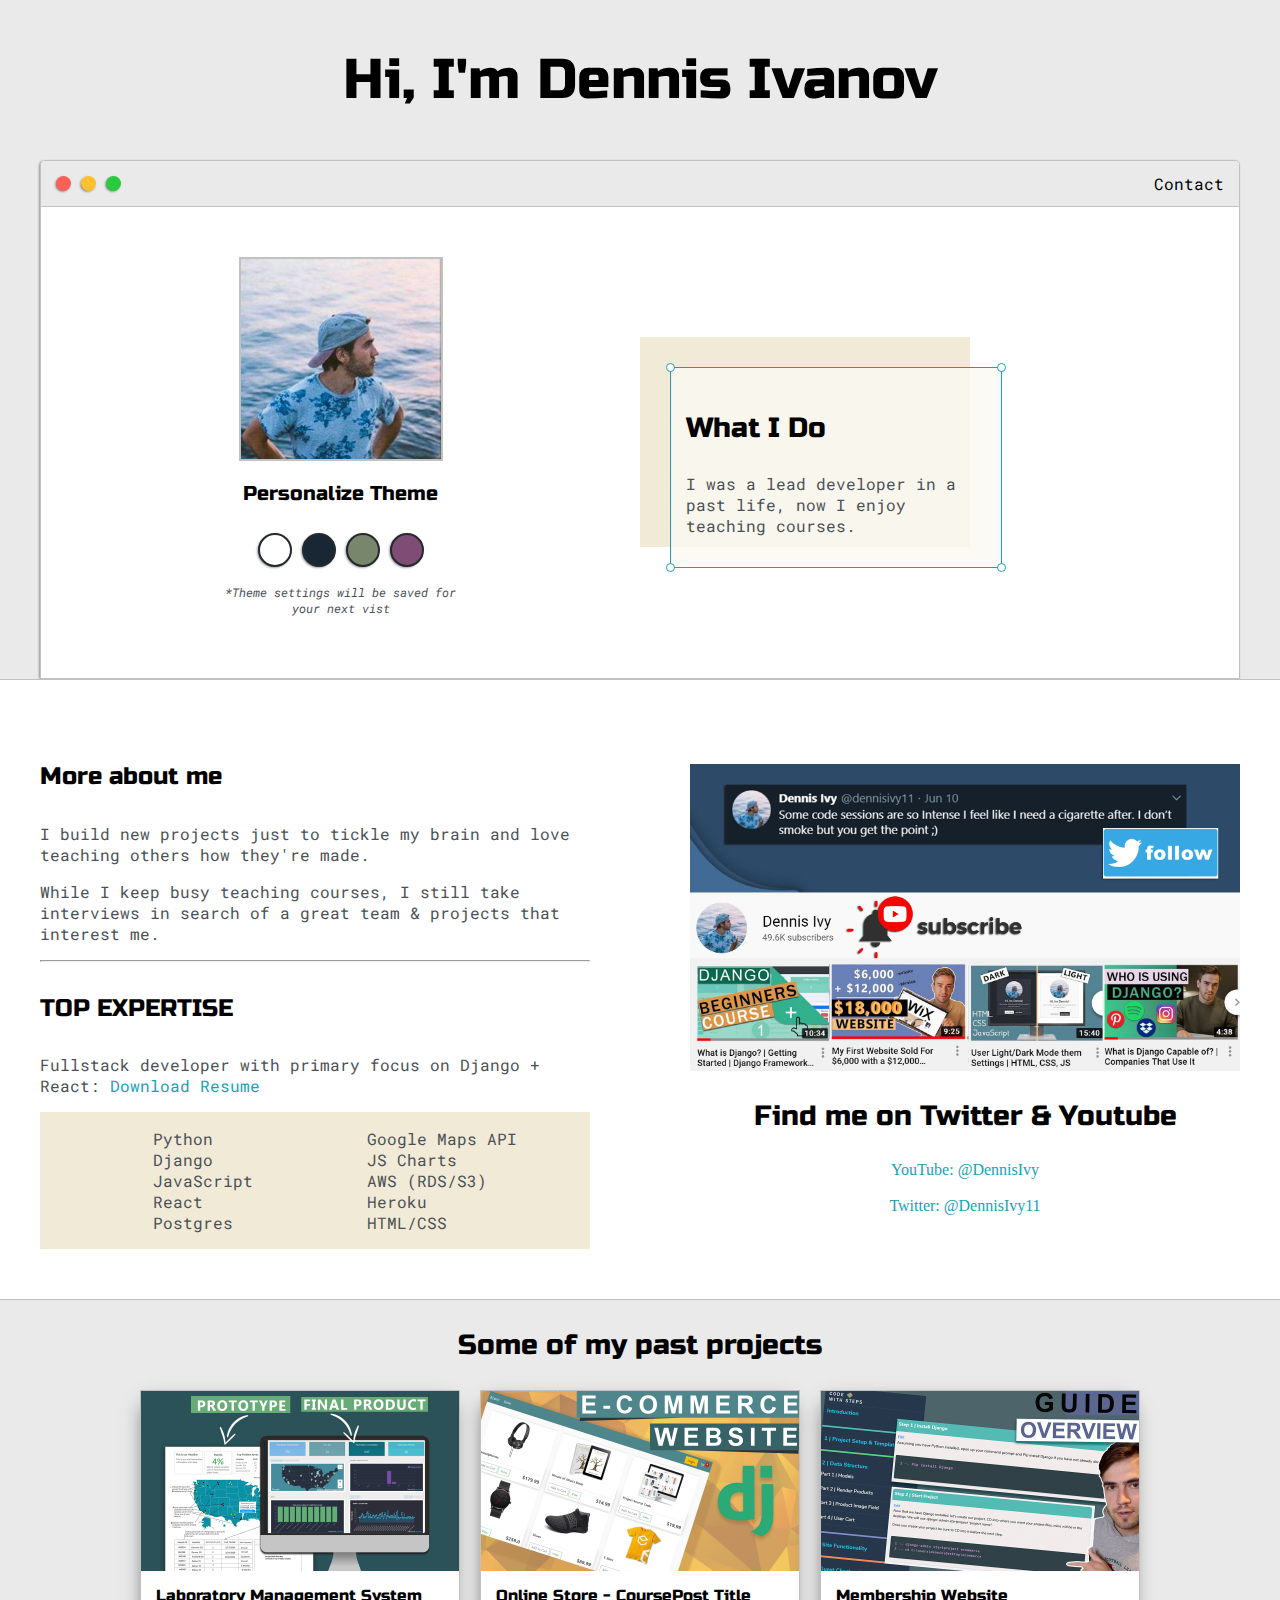
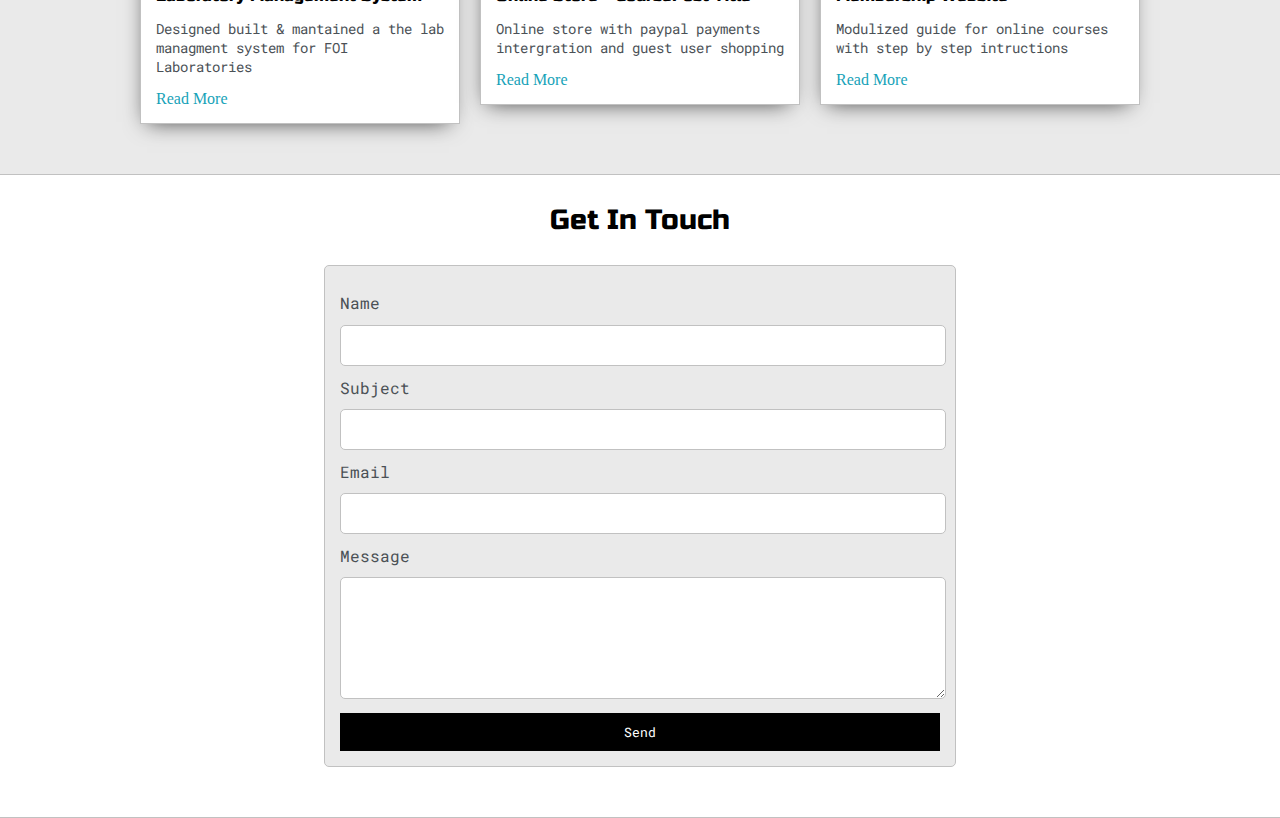
<file: index.html>
<!DOCTYPE html>
<html>
<head>
	<title>Dennis Ivy</title>


	<meta name="viewport" content="width=device-width, initial-scale=1, maximum-scale=1, minimum-scale=1" />

	<link href="https://fonts.googleapis.com/css2?family=Russo+One&display=swap" rel="stylesheet">

	<link href="https://fonts.googleapis.com/css2?family=Roboto+Mono:wght@500&family=Russo+One&display=swap" rel="stylesheet">

	<link rel="stylesheet" type="text/css" href="default.css">
	<link id="theme-style" rel="stylesheet" type="text/css" href="">
</head>
<body>

	<section class="s1">
		<div class="main-container">
			<div class="greeting-wrapper">
				<h1>Hi, I'm Dennis Ivanov</h1>
			</div>


			<div class="intro-wrapper">
				<div class="nav-wrapper">

					<!-- Link around dots-wrapper added after tutorial video -->
					<a href="index.html">
						<div class="dots-wrapper">
							<div id="dot-1" class="browser-dot"></div>
							<div id="dot-2" class="browser-dot"></div>
							<div id="dot-3" class="browser-dot"></div>
						</div>
					</a>
					

					<ul id="navigation">
						<li><a href="index.html#contact">Contact</a></li>

					</ul>
				</div>

				<div class="left-column">
					<img id="profile_pic" src="images/Dennis.jpg">
					<h5 style="text-align: center;line-height: 0;">Personalize Theme</h5>

					<div id="theme-options-wrapper">
						<div data-mode="light" id="light-mode" class="theme-dot"></div>
						<div data-mode="blue" id="blue-mode" class="theme-dot"></div>
						<div data-mode="green" id="green-mode" class="theme-dot"></div>
						<div data-mode="purple" id="purple-mode" class="theme-dot"></div>
					</div>

					<p id="settings-note">*Theme settings will be saved for<br>your next vist</p>
				</div>

				<div class="right-column">

					<div id="preview-shadow">
						<div id="preview">
							<div id="corner-tl" class="corner"></div>
							<div id="corner-tr" class="corner"></div>
							<h3>What I Do</h3>
							<p>I was a lead developer in a past life, now I enjoy teaching courses.</p>
							<div id="corner-br" class="corner"></div>
							<div id="corner-bl" class="corner"></div>
						</div>
					</div>
				</div>
			</div>
		</div>
	</section>

	<section class="s2">
		<div class="main-container">

			<div class="about-wrapper">
				<div class="about-me">
					<h4>More about me</h4>

					<p>I build new projects just to tickle my brain and love teaching others how they're made.</p>

					<p>While I keep busy teaching courses, I still take interviews in search of a great team & projects that interest me.</p>


					<hr>

					<h4>TOP EXPERTISE</h4>

					<p>Fullstack developer with primary focus on Django + React: <a target="_blank" href="resume.pdf">Download Resume</a></p>

					<div id="skills">
						<ul>
							<li>Python</li>
							<li>Django</li>
							<li>JavaScript</li>
							<li>React</li>
							<li>Postgres</li>
						</ul>

						<ul>
							<li>Google Maps API</li>
							<li>JS Charts</li>
							<li>AWS (RDS/S3)</li>
							<li>Heroku</li>
							<li>HTML/CSS</li>
						</ul>

					</div>

				</div>

				
				<div class="social-links">
					<img id="social_img" src="images/follow.jpg">
					<h3>Find me on Twitter & Youtube</h3>

					<a target="_blank" href="https://www.youtube.com/c/dennisivy">YouTube: @DennisIvy</a>
					<br>
					<a target="_blank" href="https://twitter.com/dennisivy11">Twitter: @DennisIvy11</a>
				</div>
			</div>

		</div>
	</section>

	<section class="s1">
		<div class="main-container">
			<h3 style="text-align: center;">Some of my past projects</h3>

			<div class="post-wrapper">

				<div>
					<div class="post">
						<img class="thumbnail" src="images/dash.jpg">
						<div class="post-preview">
							<h6 class="post-title">Laboratory Management System</h6>
							<p class="post-intro">Designed built & mantained a the lab managment system for FOI Laboratories</p>
							<a href="post.html">Read More</a>
						</div>
					</div>
				</div>

				<div>
					<div class="post">
						<img class="thumbnail" src="images/ecom.jpg">
						<div class="post-preview">
							<h6 class="post-title">Online Store - CoursePost Title</h6>
							<p class="post-intro">Online store with paypal payments intergration and guest user shopping</p>
							<a href="post.html">Read More</a>
						</div>
					</div>
				</div>

				<div>
					<div class="post">
						<img class="thumbnail" src="images/membership site.jpg">
						<div class="post-preview">
							<h6 class="post-title">Membership Website</h6>
							<p class="post-intro">Modulized guide for online courses with step by  step intructions</p>
							<a href="post.html">Read More</a>
						</div>
					</div>
				</div>

			</div>
		</div>
	</section>

	<section class="s2">
		<div class="main-container">
			<a href=""></a>
			<h3 style="text-align: center;">Get In Touch</h3>

			<form id="contact-form">
				<a name="contact"></a>

				<label>Name</label>
				<input class="input-field" type="text" name="name">

				<label>Subject</label>
				<input class="input-field" type="text" name="subject">

				<label>Email</label>
				<input class="input-field" type="text" name="email">

				<label>Message</label>
				<textarea class="input-field" name="message"></textarea>

				<input id="submit-btn" type="submit" value="Send">
			</form>
		</div>
	</section> 

	<script type="text/javascript" src="script.js"></script>
</body>
</html>
</file>
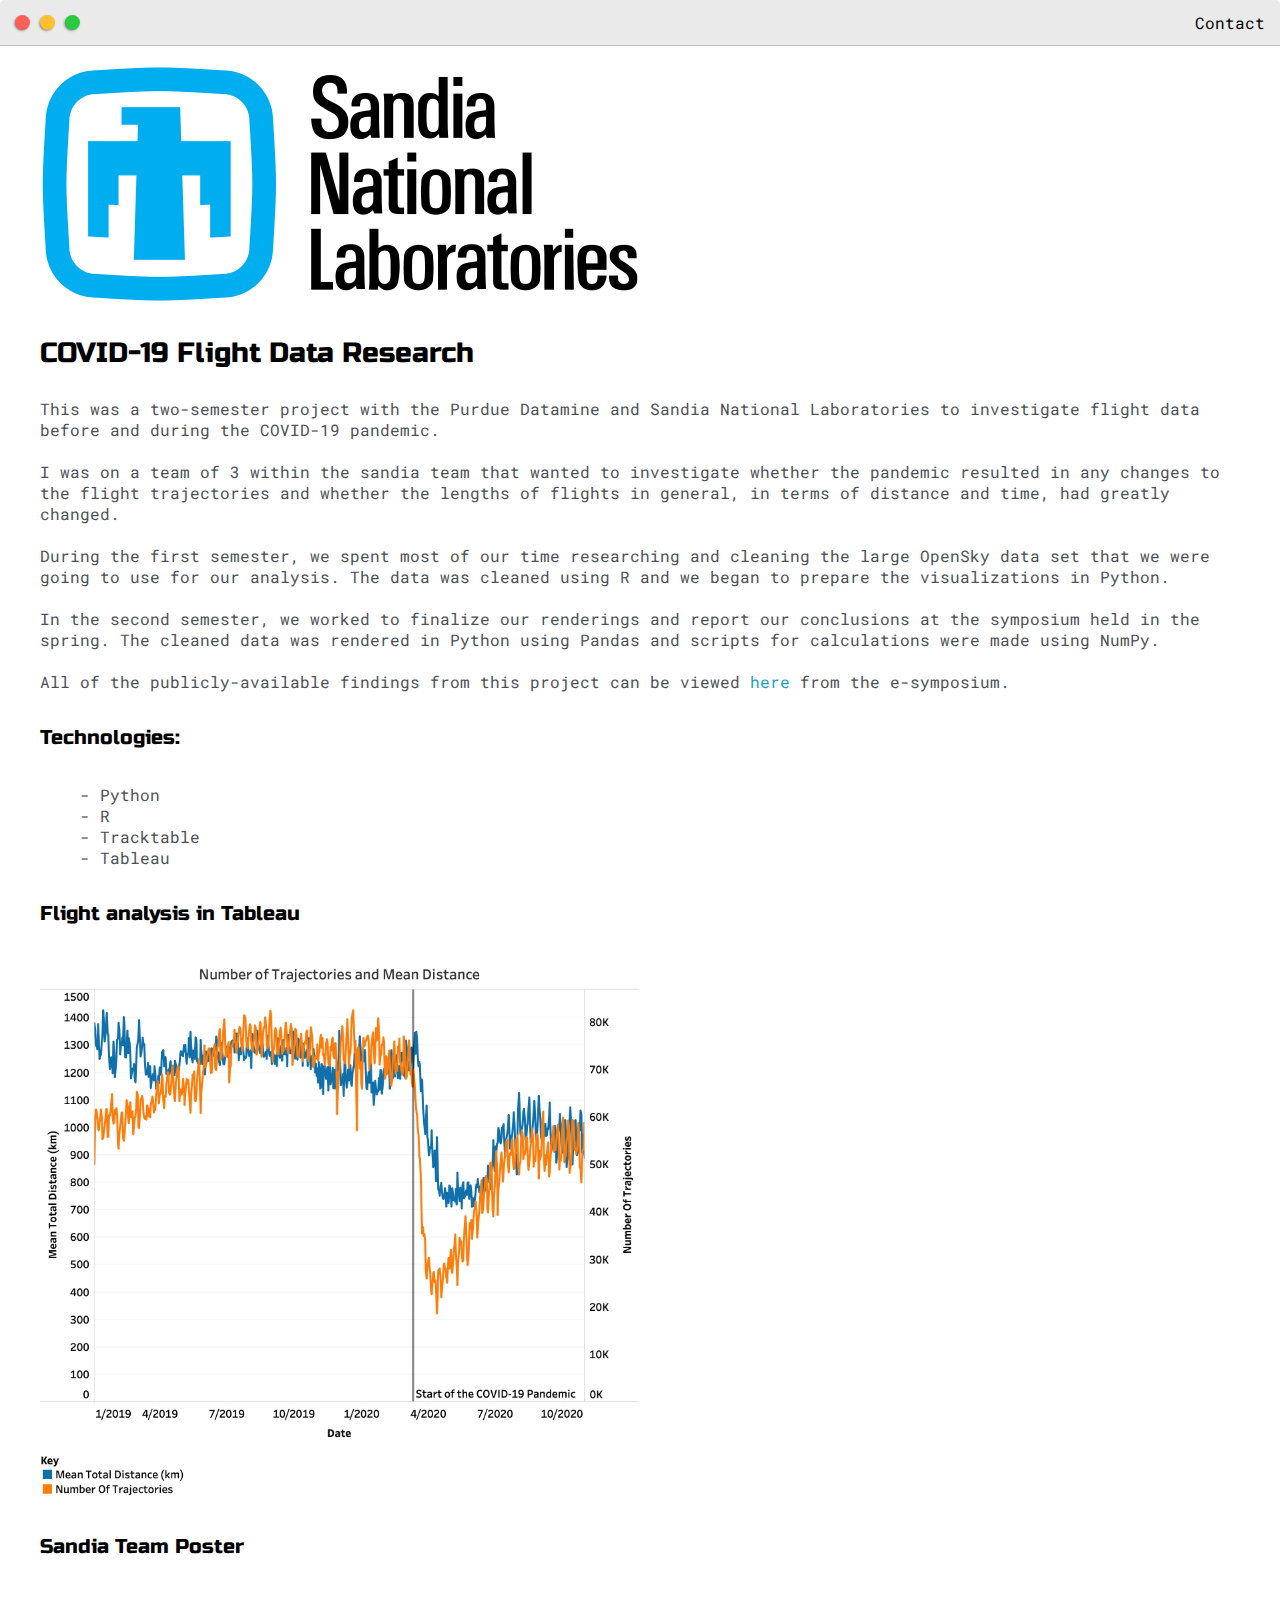
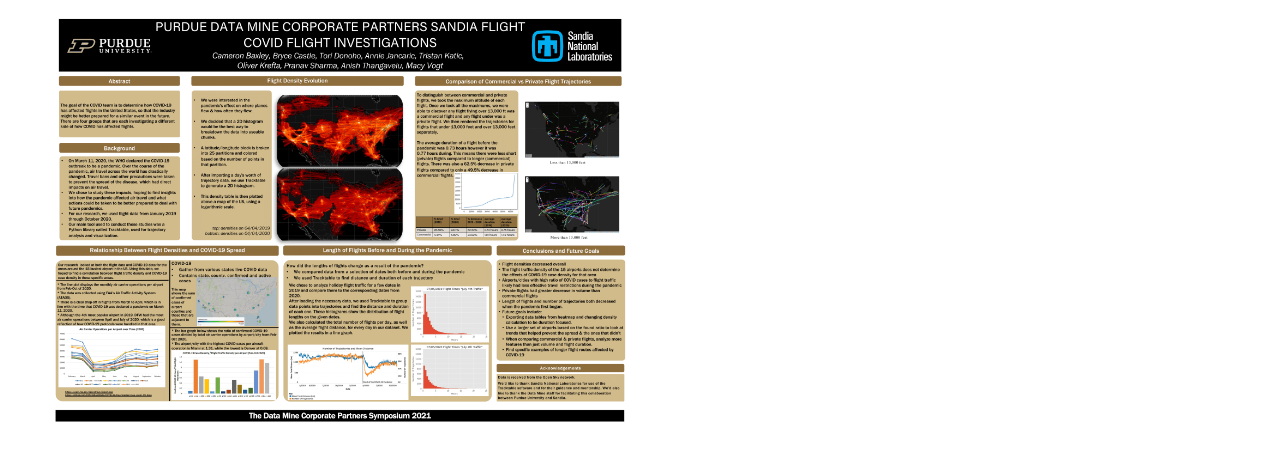
<file: DMpost.html>
<!DOCTYPE html>
<html>
  <head>
    <title>Purdue Sandia Datamine</title>
    <link rel="shortcut icon" type="images/png" href="images/favicon2.png" />

    <meta
      name="viewport"
      content="width=device-width, initial-scale=1, maximum-scale=1, minimum-scale=1"
    />

    <link
      href="https://fonts.googleapis.com/css2?family=Russo+One&display=swap"
      rel="stylesheet"
    />

    <link
      href="https://fonts.googleapis.com/css2?family=Roboto+Mono:wght@500&display=swap"
      rel="stylesheet"
    />

    <link rel="stylesheet" type="text/css" href="css/default.css" />

    <style type="text/css">
      .img-container {
        max-width: 600px;
      }

      img {
        width: 100%;
      }
    </style>
  </head>
  <body>
    <div class="nav-wrapper">
      <a href="index.html">
        <div class="dots-wrapper">
          <div id="dot-1" class="browser-dot"></div>
          <div id="dot-2" class="browser-dot"></div>
          <div id="dot-3" class="browser-dot"></div>
        </div>
      </a>

      <ul id="navigation">
        <li><a href="index.html#contact">Contact</a></li>
      </ul>
    </div>

    <div class="main-container">
      <br />

      <div class="img-container">
        <img src="images/sandia_logo.png" />
      </div>

      <h3>COVID-19 Flight Data Research</h3>

      <p>
        This was a two-semester project with the Purdue Datamine and Sandia
        National Laboratories to investigate flight data before and during the
        COVID-19 pandemic.
        <br />
        <br />
        I was on a team of 3 within the sandia team that wanted to investigate
        whether the pandemic resulted in any changes to the flight trajectories
        and whether the lengths of flights in general, in terms of distance and
        time, had greatly changed.
        <br />
        <br />
        During the first semester, we spent most of our time researching and
        cleaning the large OpenSky data set that we were going to use for our
        analysis. The data was cleaned using R and we began to prepare the
        visualizations in Python.
        <br />
        <br />
        In the second semester, we worked to finalize our renderings and report
        our conclusions at the symposium held in the spring. The cleaned data
        was rendered in Python using Pandas and scripts for calculations were
        made using NumPy.
        <br />
        <br />
        All of the publicly-available findings from this project can be viewed
        <a
          href="https://datamine.purdue.edu/symposium/sandia/2021.html"
          target="_blank"
          >here</a
        >
        from the e-symposium.
      </p>

      <h5>Technologies:</h5>
      <ul>
        <li>- Python</li>
        <li>- R</li>
        <li>- Tracktable</li>
        <li>- Tableau</li>
      </ul>

      <h5>Flight analysis in Tableau</h5>
      <div class="img-container">
        <img src="images/COVID_Flight_Analysis.png" />
      </div>

      <h5>Sandia Team Poster</h5>
      <div class="img-container">
        <img src="images/covid_poster.png" />
      </div>
    </div>
  </body>
</html>
</file>
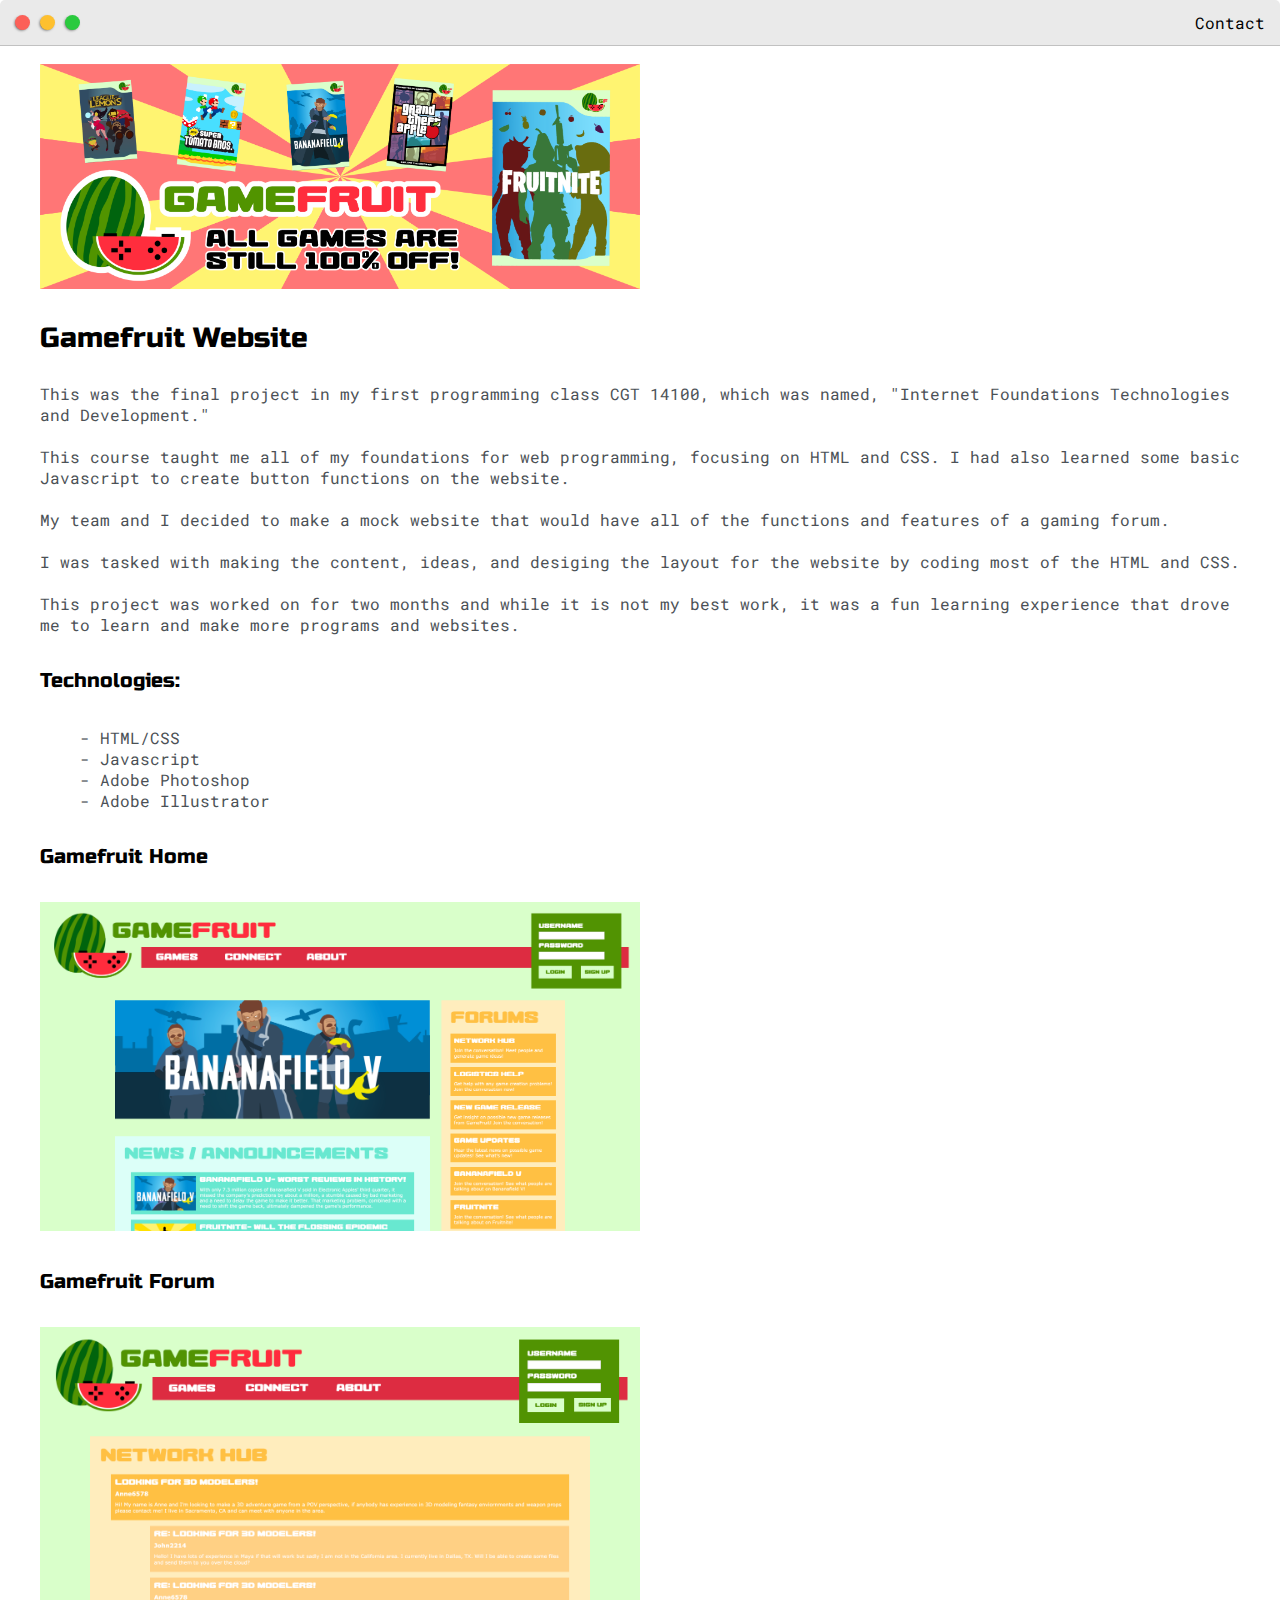
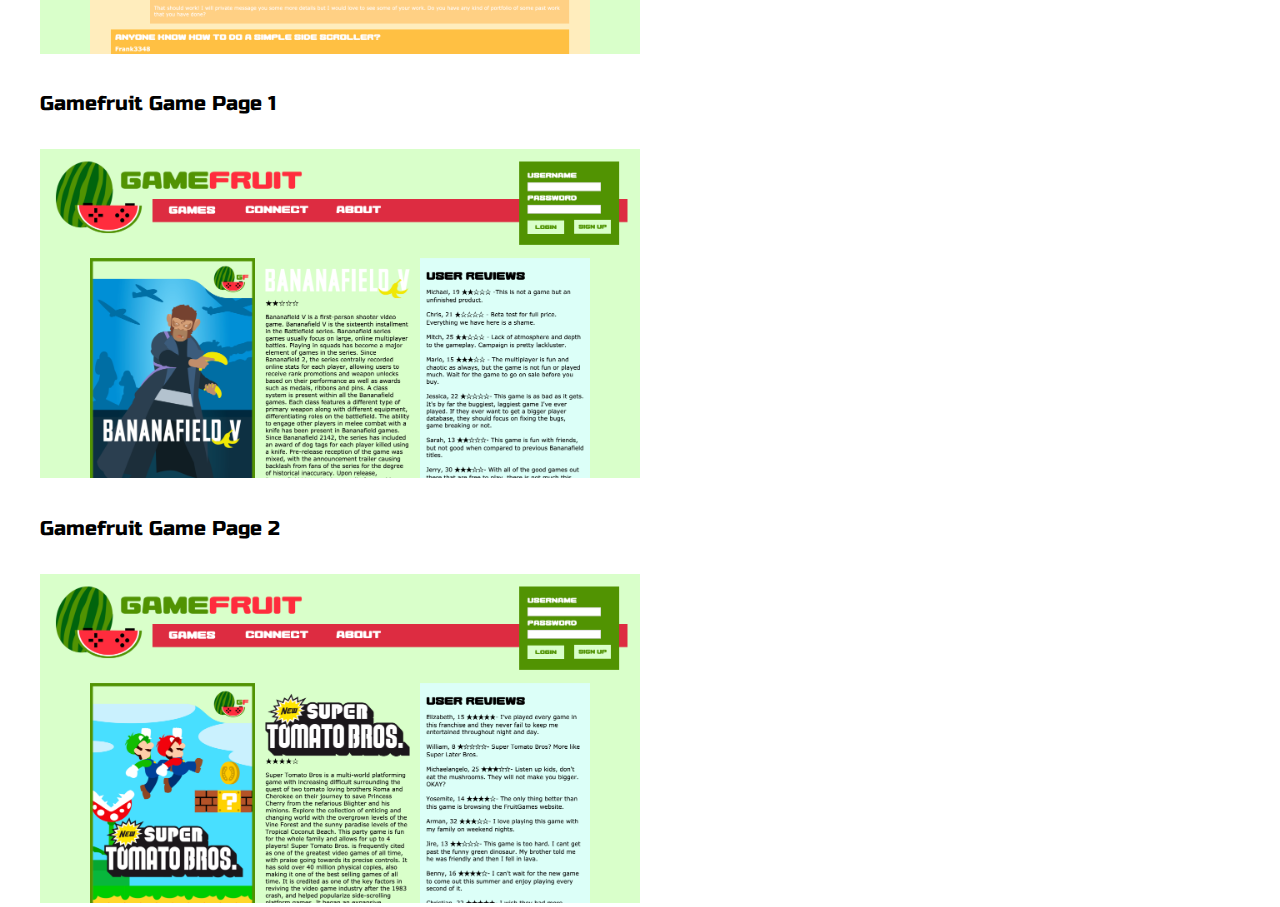
<file: GFpost.html>
<!DOCTYPE html>
<html>
  <head>
    <title>Lands' End Dashboard</title>
    <link rel="shortcut icon" type="images/png" href="images/favicon2.png" />

    <meta
      name="viewport"
      content="width=device-width, initial-scale=1, maximum-scale=1, minimum-scale=1"
    />

    <link
      href="https://fonts.googleapis.com/css2?family=Russo+One&display=swap"
      rel="stylesheet"
    />

    <link
      href="https://fonts.googleapis.com/css2?family=Roboto+Mono:wght@500&display=swap"
      rel="stylesheet"
    />

    <link rel="stylesheet" type="text/css" href="css/default.css" />

    <style type="text/css">
      .img-container {
        max-width: 600px;
      }

      img {
        width: 100%;
      }
    </style>
  </head>
  <body>
    <div class="nav-wrapper">
      <a href="index.html">
        <div class="dots-wrapper">
          <div id="dot-1" class="browser-dot"></div>
          <div id="dot-2" class="browser-dot"></div>
          <div id="dot-3" class="browser-dot"></div>
        </div>
      </a>

      <ul id="navigation">
        <li><a href="index.html#contact">Contact</a></li>
      </ul>
    </div>

    <div class="main-container">
      <br />

      <div class="img-container">
        <img src="images/gamefruit_slide.png" />
      </div>

      <h3>Gamefruit Website</h3>

      <p>
        This was the final project in my first programming class CGT 14100,
        which was named, "Internet Foundations Technologies and Development."
        <br />
        <br />
        This course taught me all of my foundations for web programming,
        focusing on HTML and CSS. I had also learned some basic Javascript to
        create button functions on the website.
        <br />
        <br />
        My team and I decided to make a mock website that would have all of the
        functions and features of a gaming forum.
        <br />
        <br />
        I was tasked with making the content, ideas, and desiging the layout for
        the website by coding most of the HTML and CSS.
        <br />
        <br />
        This project was worked on for two months and while it is not my best
        work, it was a fun learning experience that drove me to learn and make
        more programs and websites.
      </p>

      <h5>Technologies:</h5>
      <ul>
        <li>- HTML/CSS</li>
        <li>- Javascript</li>
        <li>- Adobe Photoshop</li>
        <li>- Adobe Illustrator</li>
      </ul>

      <h5>Gamefruit Home</h5>
      <div class="img-container">
        <img src="images/gamefruit_home.png" />
      </div>

      <h5>Gamefruit Forum</h5>
      <div class="img-container">
        <img src="images/gamefruit_network.png" />
      </div>

      <h5>Gamefruit Game Page 1</h5>
      <div class="img-container">
        <img src="images/gamefruit_battle.png" />
      </div>

      <h5>Gamefruit Game Page 2</h5>
      <div class="img-container">
        <img src="images/gamefruit_tomato.png" />
      </div>
    </div>
  </body>
</html>
</file>
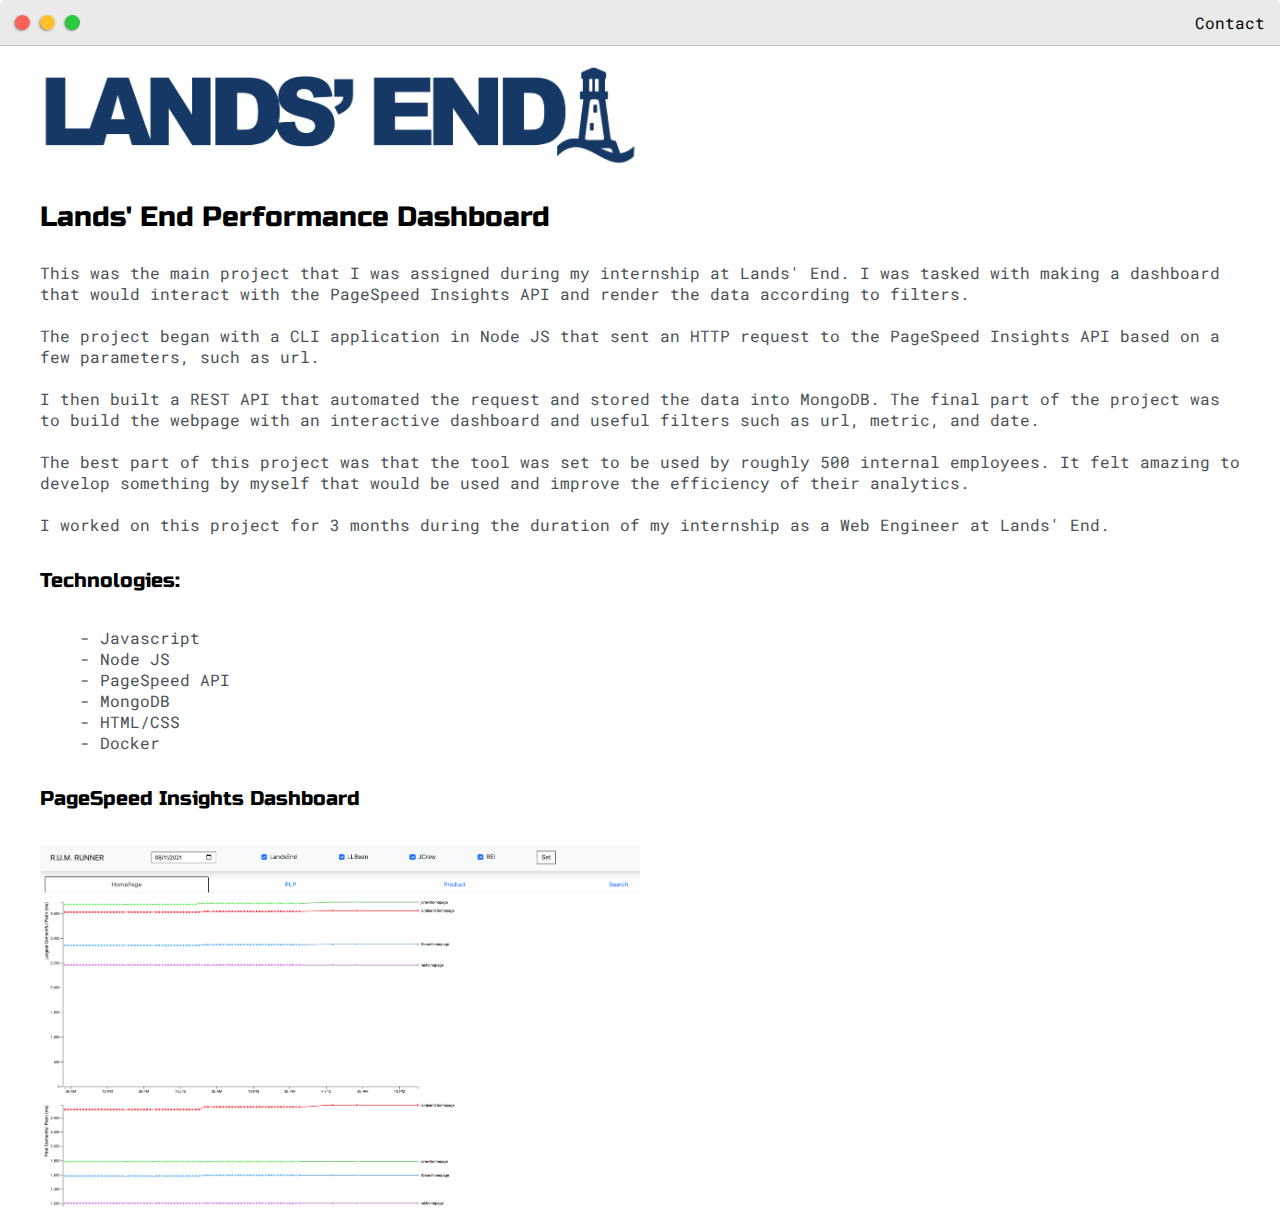
<file: LEpost.html>
<!DOCTYPE html>
<html>
  <head>
    <title>Lands' End Internship</title>
    <link rel="shortcut icon" type="images/png" href="images/favicon2.png" />

    <meta
      name="viewport"
      content="width=device-width, initial-scale=1, maximum-scale=1, minimum-scale=1"
    />

    <link
      href="https://fonts.googleapis.com/css2?family=Russo+One&display=swap"
      rel="stylesheet"
    />

    <link
      href="https://fonts.googleapis.com/css2?family=Roboto+Mono:wght@500&display=swap"
      rel="stylesheet"
    />

    <link rel="stylesheet" type="text/css" href="css/default.css" />

    <style type="text/css">
      .img-container {
        max-width: 600px;
      }

      img {
        width: 100%;
      }
    </style>
  </head>
  <body>
    <div class="nav-wrapper">
      <a href="index.html">
        <div class="dots-wrapper">
          <div id="dot-1" class="browser-dot"></div>
          <div id="dot-2" class="browser-dot"></div>
          <div id="dot-3" class="browser-dot"></div>
        </div>
      </a>

      <ul id="navigation">
        <li><a href="index.html#contact">Contact</a></li>
      </ul>
    </div>

    <div class="main-container">
      <br />

      <div class="img-container">
        <img src="images/le_logo.png" />
      </div>

      <h3>Lands' End Performance Dashboard</h3>

      <p>
        This was the main project that I was assigned during my internship at
        Lands' End. I was tasked with making a dashboard that would interact
        with the PageSpeed Insights API and render the data according to
        filters.
        <br />
        <br />
        The project began with a CLI application in Node JS that sent an HTTP
        request to the PageSpeed Insights API based on a few parameters, such as
        url.
        <br />
        <br />
        I then built a REST API that automated the request and stored the data
        into MongoDB. The final part of the project was to build the webpage
        with an interactive dashboard and useful filters such as url, metric,
        and date.
        <br />
        <br />
        The best part of this project was that the tool was set to be used by
        roughly 500 internal employees. It felt amazing to develop something by
        myself that would be used and improve the efficiency of their analytics.
        <br />
        <br />
        I worked on this project for 3 months during the duration of my
        internship as a Web Engineer at Lands' End.
      </p>

      <h5>Technologies:</h5>
      <ul>
        <li>- Javascript</li>
        <li>- Node JS</li>
        <li>- PageSpeed API</li>
        <li>- MongoDB</li>
        <li>- HTML/CSS</li>
        <li>- Docker</li>
      </ul>

      <h5>PageSpeed Insights Dashboard</h5>
      <div class="img-container">
        <img src="images/rumrunner.png" />
      </div>
    </div>
  </body>
</html>
</file>
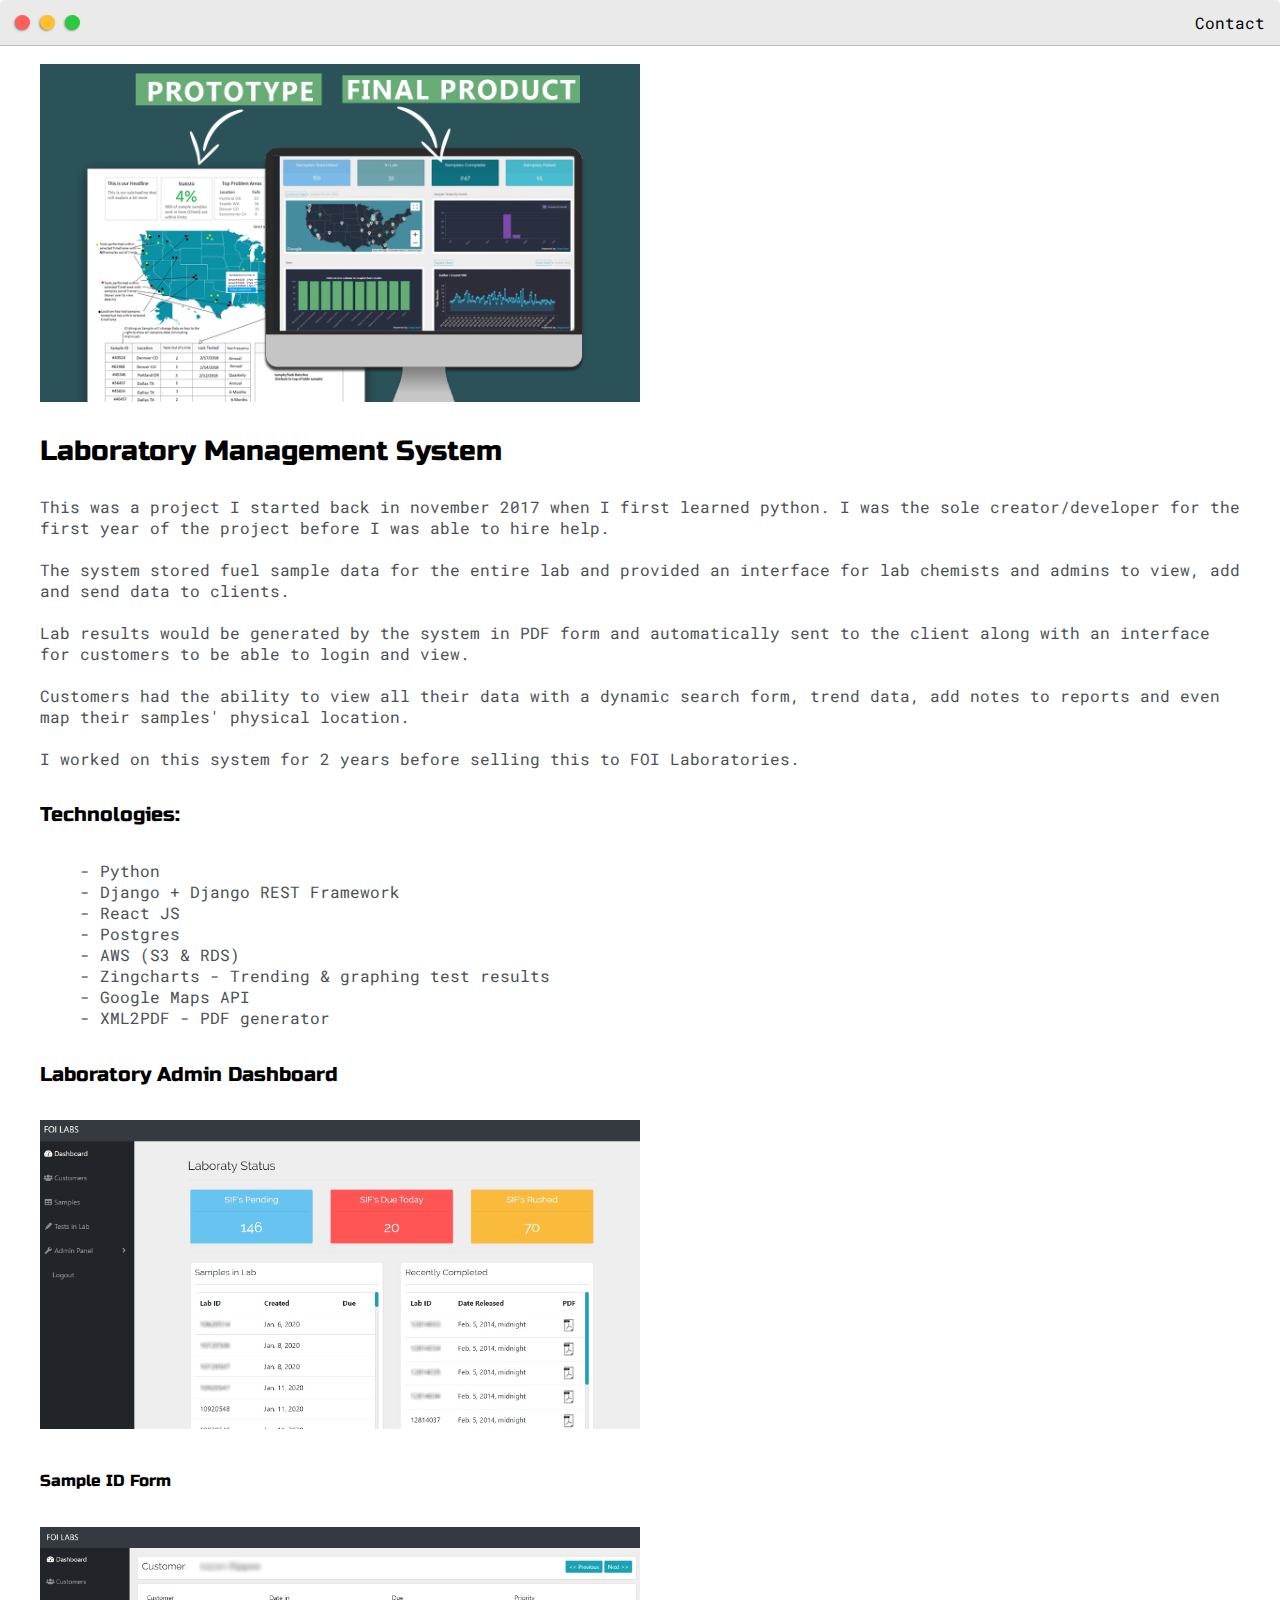
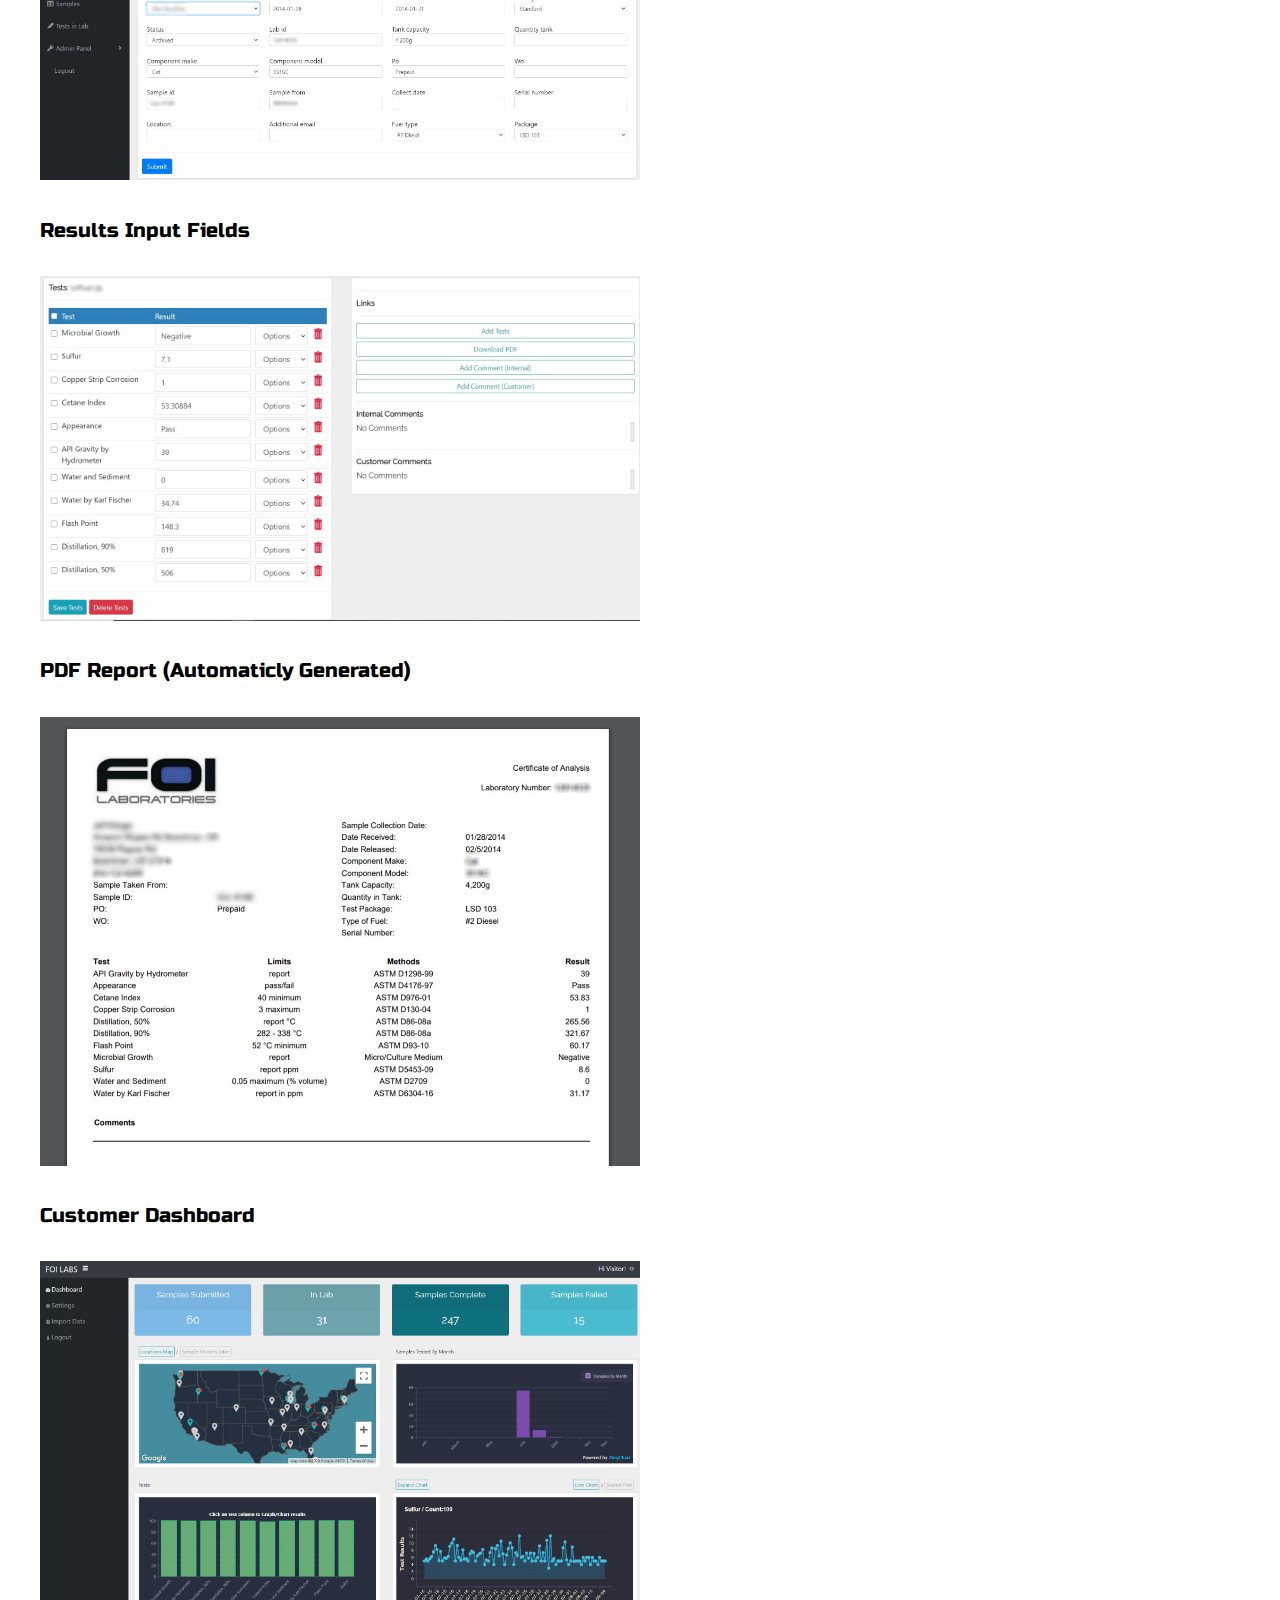
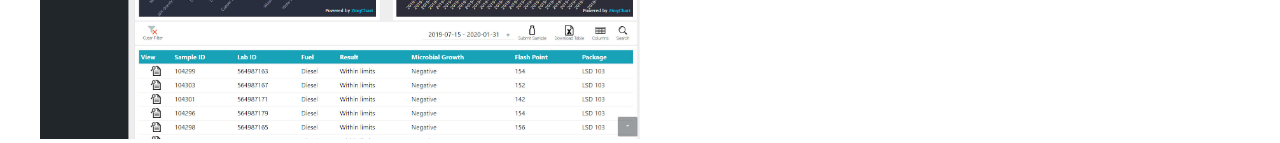
<file: post.html>
<!DOCTYPE html>
<html>
<head>
	<title>Post Name</title>


	<meta name="viewport" content="width=device-width, initial-scale=1, maximum-scale=1, minimum-scale=1" />

	<link href="https://fonts.googleapis.com/css2?family=Russo+One&display=swap" rel="stylesheet">

	<link href="https://fonts.googleapis.com/css2?family=Roboto+Mono:wght@500&display=swap" rel="stylesheet">

	<link rel="stylesheet" type="text/css" href="default.css">


	<style type="text/css">
		.img-container{
			max-width: 600px;
		}

		img{
			width: 100%
		}

	</style>

</head>
<body>
	<div class="nav-wrapper">

		<!-- Link around dots-wrapper added after tutorial video -->
		<a href="index.html">
			<div class="dots-wrapper">
				<div id="dot-1" class="browser-dot"></div>
				<div id="dot-2" class="browser-dot"></div>
				<div id="dot-3" class="browser-dot"></div>
			</div>
		</a>

		<ul id="navigation">
			<li><a href="index.html#contact">Contact</a></li>

		</ul>
	</div>

	<div class="main-container">
		<br>

		<div class="img-container">
			<img src="images/dash.jpg">
		</div>
		
		<h3>Laboratory Management System</h3>

		<p>This was a project I started back in november 2017 when I first learned python. I was the sole creator/developer for the first year of the project before I was able to hire help.
		<br>
		<br>
		The system stored fuel sample data for the entire lab and provided an interface for lab chemists and admins to view, add and send data to clients.
		<br>
		<br>
		Lab results would be generated by the system in PDF form and automatically sent to the client along with an interface for customers to be able to login and view.
		<br>
		<br>
		Customers had the ability to view all their data with a dynamic search form, trend data, add notes to reports and even map their samples' physical location.
		<br>
		<br>
		I worked on this system for 2 years before selling this to FOI Laboratories.</p>

		<h5>Technologies:</h5>
		<ul>
			<li>- Python</li>
			<li>- Django + Django REST Framework</li>
			<li>- React JS</li>
			<li>- Postgres</li>
			<li>- AWS (S3 & RDS)</li>
			<li>- Zingcharts - Trending & graphing test results</li>
			<li>- Google Maps API</li>
			<li>- XML2PDF - PDF generator</li>
		</ul>


		<h5>Laboratory Admin Dashboard</h5>
		<div class="img-container">
			<img src="images/lab-dash.jpg">
		</div>

		<h6>Sample ID Form</h5>
		<div class="img-container">
			<img src="images/sample-form.jpg">
		</div>

		<h5>Results Input Fields</h5>
		<div class="img-container">
			<img src="images/results.jpg">
		</div>

		<h5>PDF Report (Automaticly Generated)</h5>
		<div class="img-container">
			<img src="images/pdf-report.jpg">
		</div>

		<h5>Customer Dashboard</h5>
		<div class="img-container">
			<img src="images/customer-dash.jpg">
		</div>

	</div>

</body>
</html>
</file>
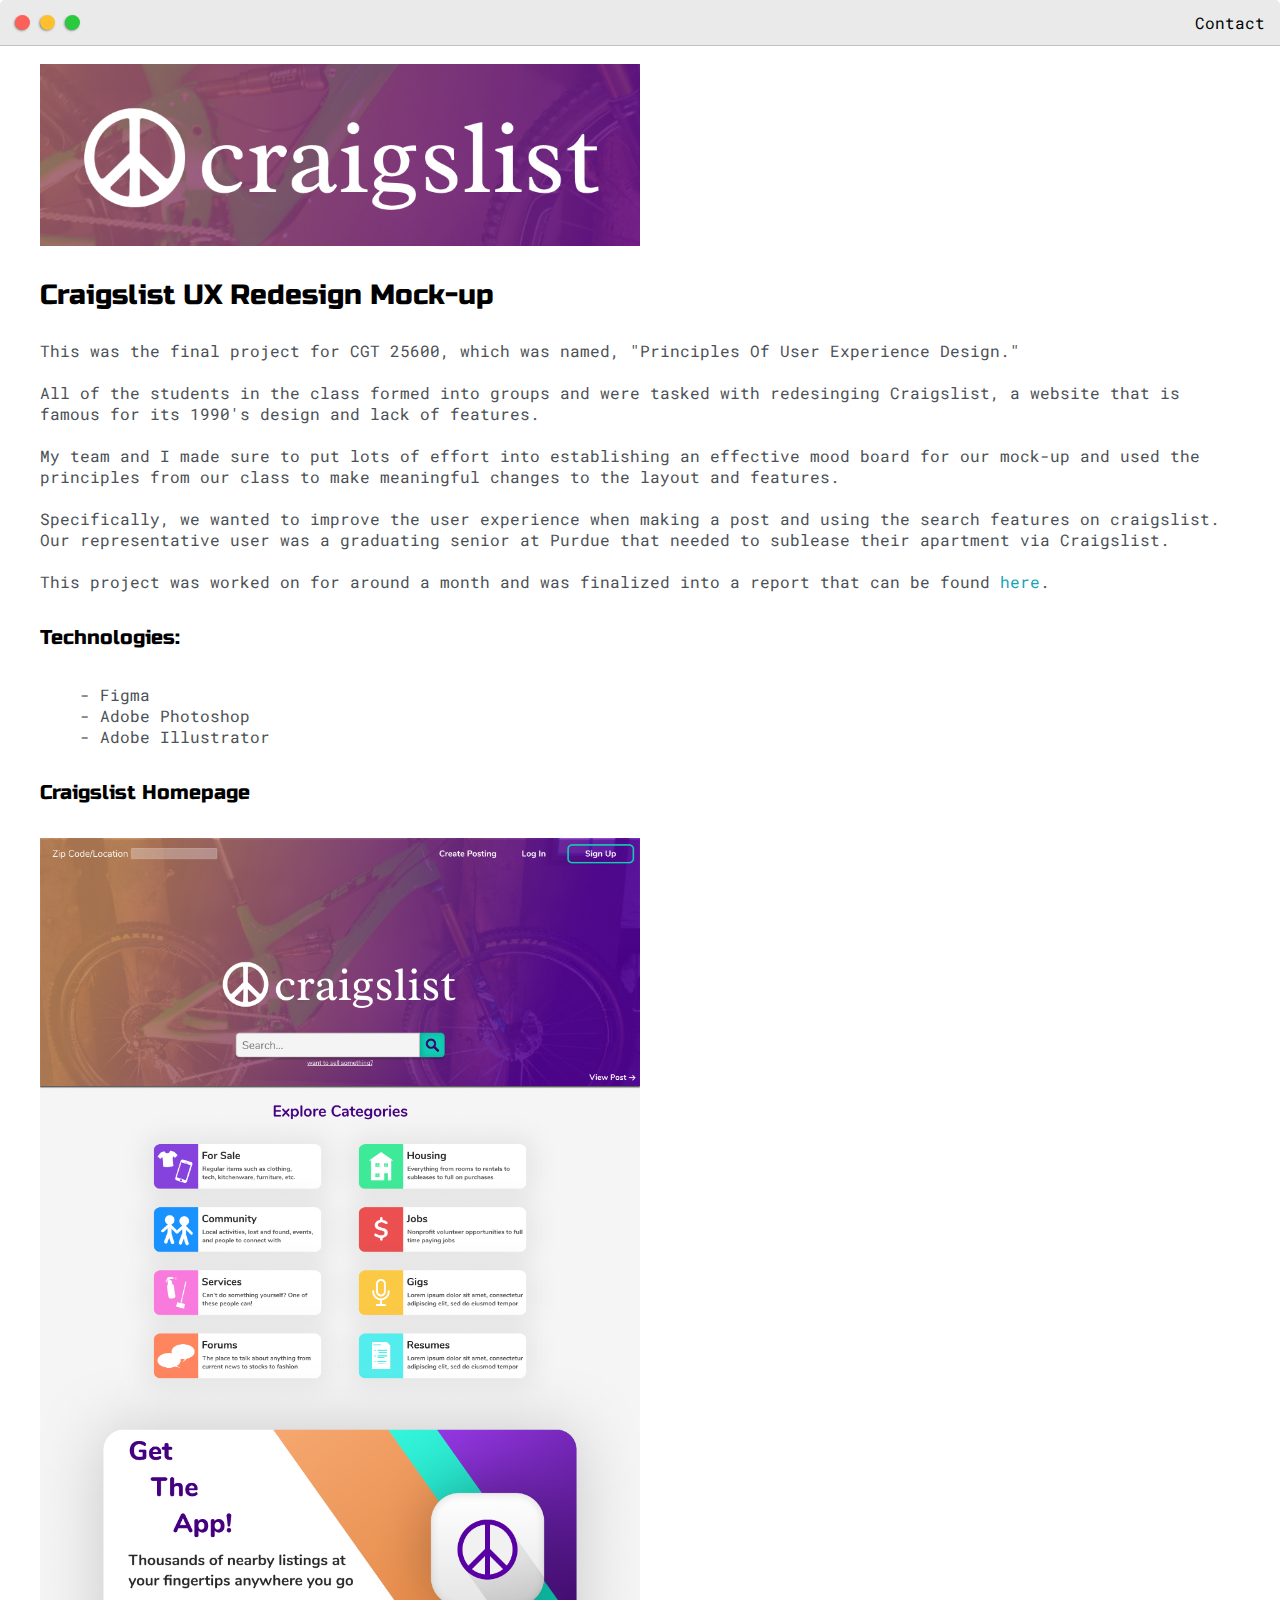
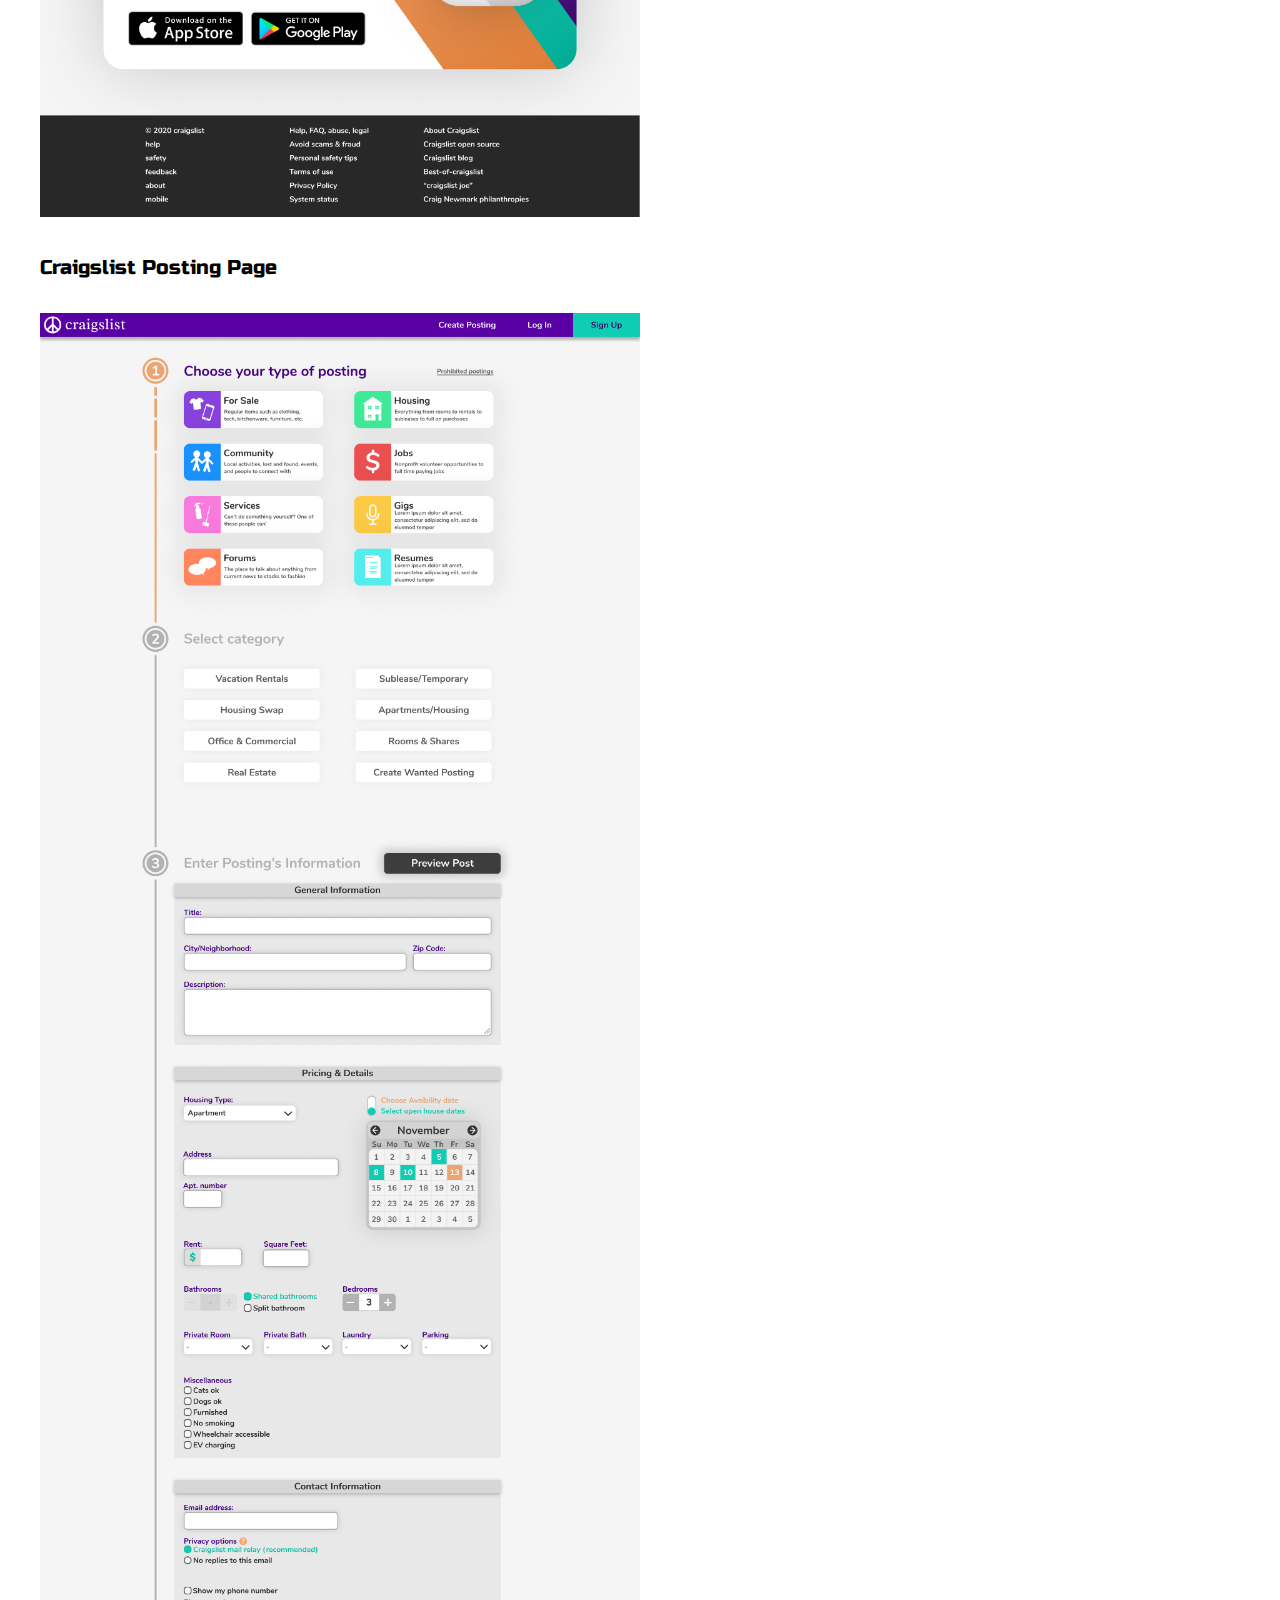
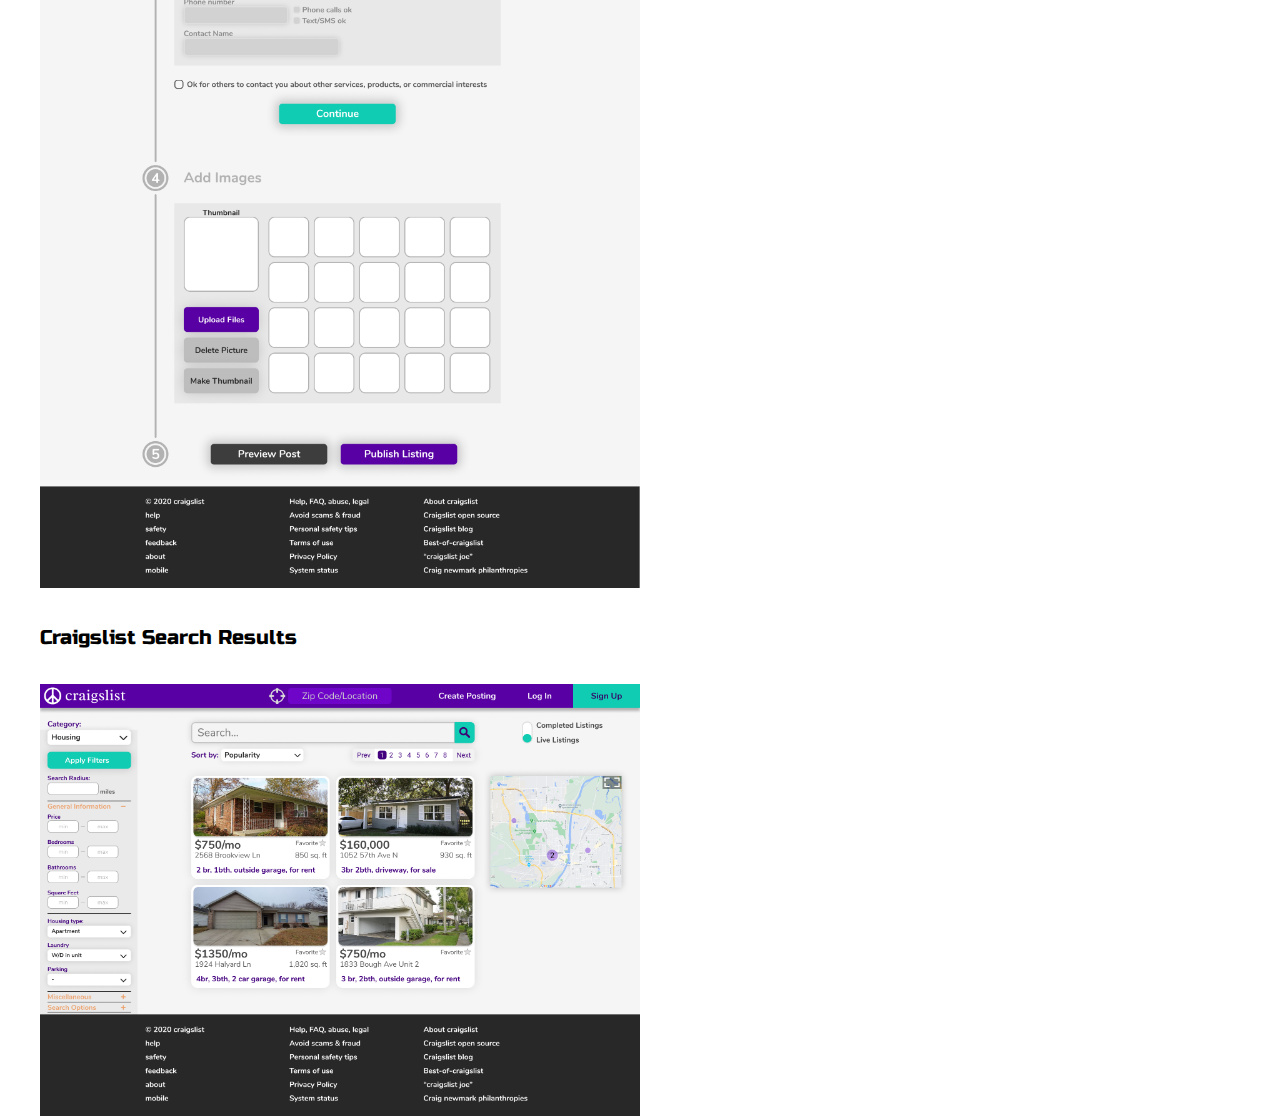
<file: UXpost.html>
<!DOCTYPE html>
<html>
  <head>
    <title>Lands' End Dashboard</title>
    <link rel="shortcut icon" type="images/png" href="images/favicon2.png" />

    <meta
      name="viewport"
      content="width=device-width, initial-scale=1, maximum-scale=1, minimum-scale=1"
    />

    <link
      href="https://fonts.googleapis.com/css2?family=Russo+One&display=swap"
      rel="stylesheet"
    />

    <link
      href="https://fonts.googleapis.com/css2?family=Roboto+Mono:wght@500&display=swap"
      rel="stylesheet"
    />

    <link rel="stylesheet" type="text/css" href="css/default.css" />

    <style type="text/css">
      .img-container {
        max-width: 600px;
      }

      img {
        width: 100%;
      }
    </style>
  </head>
  <body>
    <div class="nav-wrapper">
      <a href="index.html">
        <div class="dots-wrapper">
          <div id="dot-1" class="browser-dot"></div>
          <div id="dot-2" class="browser-dot"></div>
          <div id="dot-3" class="browser-dot"></div>
        </div>
      </a>

      <ul id="navigation">
        <li><a href="index.html#contact">Contact</a></li>
      </ul>
    </div>

    <div class="main-container">
      <br />

      <div class="img-container">
        <img src="images/craigslist_logo.png" />
      </div>

      <h3>Craigslist UX Redesign Mock-up</h3>

      <p>
        This was the final project for CGT 25600, which was named, "Principles
        Of User Experience Design."
        <br />
        <br />
        All of the students in the class formed into groups and were tasked with
        redesinging Craigslist, a website that is famous for its 1990's design
        and lack of features.
        <br />
        <br />
        My team and I made sure to put lots of effort into establishing an
        effective mood board for our mock-up and used the principles from our
        class to make meaningful changes to the layout and features.
        <br />
        <br />
        Specifically, we wanted to improve the user experience when making a
        post and using the search features on craigslist. Our representative
        user was a graduating senior at Purdue that needed to sublease their
        apartment via Craigslist.
        <br />
        <br />
        This project was worked on for around a month and was finalized into a
        report that can be found
        <a href="craigslist_report.pdf" target="_blank">here</a>.
      </p>

      <h5>Technologies:</h5>
      <ul>
        <li>- Figma</li>
        <li>- Adobe Photoshop</li>
        <li>- Adobe Illustrator</li>
      </ul>

      <h5>Craigslist Homepage</h5>
      <div class="img-container">
        <img src="images/craigslist_home.png" />
      </div>

      <h5>Craigslist Posting Page</h5>
      <div class="img-container">
        <img src="images/craigslist_posting.png" />
      </div>

      <h5>Craigslist Search Results</h5>
      <div class="img-container">
        <img src="images/craigslist_search.png" />
      </div>
    </div>
  </body>
</html>
</file>
<file: default.css>
:root{
	--mainColor:#eaeaea;
	--secondaryColor:#fff;

	--borderColor:#c1c1c1;

	--mainText:black;
	--secondaryText:#4b5156;

	--themeDotBorder:#24292e;

	--previewBg:rgb(251, 249, 243, 0.8);
	--previewShadow:#f0ead6;


	--buttonColor:black;


}


html, body{
	padding: 0;
	margin: 0;
	scroll-behavior: smooth;
}

body *{
	transition: 0.3s;
}


h1, h2, h3, h4, h5, h6, strong{
	color: var(--mainText);
	font-family: 'Russo One', sans-serif;
	font-weight: 500;
}

p, li, span, label, input, textarea{
	color: var(--secondaryText);
	font-family: 'Roboto Mono', monospace;
}

a{
	text-decoration: none;
	color:#17a2b8;
}

ul{
	list-style: none;
}

h1 { font-size: 56px;}
h2 { font-size: 36px;}
h3 { font-size: 28px;}
h4 { font-size: 24px;}
h5 { font-size: 20px;}
h6 { font-size: 16px;}


.s1{
	background-color: var(--mainColor);
	border-bottom:1px solid var(--borderColor);
	overflow:auto;
}

.s2{
	background-color: var(--secondaryColor);
	border-bottom:1px solid var(--borderColor);
	overflow:auto;
}




.main-container{
	width: 1200px;
	margin: 0 auto;
}


.greeting-wrapper{
	display: grid;
	text-align: center;
	align-content: center;
	min-height: 10em;

}

.intro-wrapper{
	background-color: var(--secondaryColor);
	border:1px solid var(--borderColor);
	border-radius:5px 5px 0 0;


	-webkit-box-shadow: -1px 1px 3px -1px rgba(0,0,0,0.75);
	-moz-box-shadow: -1px 1px 3px -1px rgba(0,0,0,0.75);
	box-shadow: -1px 1px 3px -1px rgba(0,0,0,0.75);

	display: grid;
	grid-template-columns: 1fr 1fr;
	grid-template-areas: 
		'nav-wrapper nav-wrapper'
		'left-column right-column'
	;
}


.nav-wrapper{
	border-radius:5px 5px 0 0;
	grid-area:nav-wrapper;
	border-bottom: 1px solid var(--borderColor);
	display: flex;
	justify-content: space-between;
	align-items: center;
	background-color: var(--mainColor);
}

#navigation a{
	color:var(--mainText);
}


#navigation{
	margin:0;
	padding: 10px;
}

#navigation li{
	display: inline-block;
	margin-right: 5px;
	margin-left:5px;
}

.dots-wrapper{
	display: flex;
	padding: 10px;
}

#dot-1{
	background-color:  #FC6058;
}

#dot-2{
	background-color:  #FEC02F;
}

#dot-3{
	background-color:  #2ACA3E;
}

.browser-dot{
	background-color: black;
	height: 15px;
	width: 15px;
	border-radius: 50%;
	margin: 5px;

	-webkit-box-shadow: -1px 1px 3px -1px rgba(0,0,0,0.75);
	-moz-box-shadow: -1px 1px 3px -1px rgba(0,0,0,0.75);
	box-shadow: -1px 1px 3px -1px rgba(0,0,0,0.75);

}


.left-column{
	grid-area: left-column;
	padding-top:50px;
	padding-bottom: 50px;
}

#profile_pic{
	display: block;
	margin:0 auto;

	height: 200px;
	width: 200px;
	object-fit: cover;
	border:2px solid var(--borderColor);
}


#theme-options-wrapper{
	display: flex;
	justify-content: center;
}

.theme-dot{
	height: 30px;
	width: 30px;
	background-color: black;
	border-radius: 50%;

	margin: 5px;
	border:2px solid var(--themeDotBorder);

	-webkit-box-shadow: -1px 1px 3px -1px rgba(0,0,0,0.75);
	-moz-box-shadow: -1px 1px 3px -1px rgba(0,0,0,0.75);
	box-shadow: -1px 1px 3px -1px rgba(0,0,0,0.75);

	cursor: pointer;
}


.theme-dot:hover{
	border-width: 5px;
}


#light-mode{
	background-color: #fff;
}

#blue-mode{
	background-color: #192734;
}

#green-mode{
	background-color: #78866b;
}

#purple-mode{
	background-color: #7E4C74;
}

#settings-note{
	font-size: 12px;
	font-style: italic;
	text-align: center;
}

.right-column{
	grid-area: right-column;
	display: grid;
	align-content: center;

	padding-top: 50px;
	padding-bottom: 50px;
}


#preview-shadow{
	background-color: var(--previewShadow);
	max-width: 300px;
	height: 180px;
	padding-left: 30px;
	padding-top: 30px;
}

#preview{
	width: 300px;
	border:1.5px solid #17a2b8;
	background-color: var(--previewBg);
	padding:15px;
	position: relative;
}

.corner{
	width:7px;
	height: 7px;
	border-radius: 50%;
	border:1.5px solid #17a2b8;
	background-color: #fff;
	position: absolute;
}

#corner-tl{
	top:-5px;
	left: -5px
}

#corner-tr{
	top:-5px;
	right: -5px
}


#corner-br{
	bottom:-5px;
	right: -5px
}


#corner-bl{
	bottom:-5px;
	left: -5px
}

.about-wrapper{
	display: grid;
	grid-template-columns: repeat(auto-fit, minmax(320px, 1fr));
	padding-bottom: 50px;
	padding-top: 50px;
	gap:100px;
}


#skills{
	display: flex;
	justify-content: space-evenly;
	background-color: var(--previewShadow);
}

.social-links{
	display: grid;
	align-content: center;
	text-align: center;
}

#social_img{
	width: 100%;
}


.post-wrapper{
	display: grid;
	grid-template-columns: repeat(auto-fit, 320px);
	gap:20px;
	justify-content: center;
	padding-bottom: 50px;
}

.post{
	border:1px solid var(--borderColor);
	-webkit-box-shadow: -2px 7px 21px -9px rgba(0,0,0,0.75);
	-moz-box-shadow: -2px 7px 21px -9px rgba(0,0,0,0.75);
	box-shadow: -2px 7px 21px -9px rgba(0,0,0,0.75);
}

.thumbnail{
	display: block;
	width: 100%;
	height:180px;
	object-fit: cover;
}

.post-preview{
	background-color: #fff;
	padding:15px;
}

.post-title{
	color:black;
	margin: 0;
}

.post-intro{
	color:#4b5156;
	font-size: 14px;
}


#contact-form{
	display: block;
	max-width: 600px;
	margin: 0 auto;
	border: 1px solid var(--borderColor);
	padding: 15px;
	border-radius: 5px;
	background-color: var(--mainColor);
	margin-bottom: 50px;

}

#contact-form label{
	line-height: 2.7em;
}

#contact-form textarea{
	min-height: 100px;
	font-size: 14px;
}


.input-field{
	width: 100%;
	padding-top: 10px;
	padding-bottom:10px; 
	background-color: var(--secondaryColor);
	border-radius: 5px;
	border:1px solid var(--borderColor);
	font-size: 14px;
}


#submit-btn{
	margin-top: 10px;
	width: 100%;
	padding-top: 10px;
	padding-bottom:10px; 
	color: #fff;
	background-color: var(--buttonColor);
	border:none;
}


@media screen and (max-width: 1200px){
	.main-container{
		width: 95%;
	}
}

@media screen and (max-width: 800px){
	.intro-wrapper{
		grid-template-columns: 1fr;
		grid-template-areas: 
			'nav-wrapper'
			'left-column'
			'right-column'
		;
	}

	.right-column{
		justify-content: center;
	}

}

@media screen and (max-width: 400px){
	#preview-shadow{
		max-width: 280px;
		height: 180px;
		padding-left: 10px;
		padding-top: 10px;
	}

	#preview{
		width: 280px;

	}

}
</file>
<file: css/default.css>
:root {
  --mainColor: #eaeaea;
  --secondaryColor: #fff;

  --borderColor: #c1c1c1;

  --mainText: black;
  --secondaryText: #4b5156;

  --themeDotBorder: #24292e;

  --previewBg: rgb(251, 249, 243, 0.8);
  --previewShadow: #f0ead6;

  --buttonColor: black;
}

html,
body {
  padding: 0;
  margin: 0;
  scroll-behavior: smooth;
}

body * {
  transition: 0.3s;
}

h1,
h2,
h3,
h4,
h5,
h6,
strong {
  color: var(--mainText);
  font-family: "Russo One", sans-serif;
  font-weight: 500;
}

p,
li,
span,
label,
input,
textarea {
  color: var(--secondaryText);
  font-family: "Roboto Mono", monospace;
}

a {
  text-decoration: none;
  color: #17a2b8;
}

ul {
  list-style: none;
}

h1 {
  font-size: 56px;
}
h2 {
  font-size: 36px;
}
h3 {
  font-size: 28px;
}
h4 {
  font-size: 24px;
}
h5 {
  font-size: 20px;
}
h6 {
  font-size: 16px;
}

.s1 {
  background-color: var(--mainColor);
  border-bottom: 1px solid var(--borderColor);
  overflow: auto;
}

.s2 {
  background-color: var(--secondaryColor);
  border-bottom: 1px solid var(--borderColor);
  overflow: auto;
}

.main-container {
  width: 1200px;
  margin: 0 auto;
}

.greeting-wrapper {
  display: grid;
  text-align: center;
  align-content: center;
  min-height: 10em;
}

.intro-wrapper {
  background-color: var(--secondaryColor);
  border: 1px solid var(--borderColor);
  border-radius: 5px 5px 0 0;

  -webkit-box-shadow: -1px 1px 3px -1px rgba(0, 0, 0, 0.75);
  -moz-box-shadow: -1px 1px 3px -1px rgba(0, 0, 0, 0.75);
  box-shadow: -1px 1px 3px -1px rgba(0, 0, 0, 0.75);

  display: grid;
  grid-template-columns: 1fr 1fr;
  grid-template-areas:
    "nav-wrapper nav-wrapper"
    "left-column right-column";
}

.nav-wrapper {
  border-radius: 5px 5px 0 0;
  grid-area: nav-wrapper;
  border-bottom: 1px solid var(--borderColor);
  display: flex;
  justify-content: space-between;
  align-items: center;
  background-color: var(--mainColor);
}

#navigation a {
  color: var(--mainText);
}

#navigation {
  margin: 0;
  padding: 10px;
}

#navigation li {
  display: inline-block;
  margin-right: 5px;
  margin-left: 5px;
}

.dots-wrapper {
  display: flex;
  padding: 10px;
}

#dot-1 {
  background-color: #fc6058;
}

#dot-2 {
  background-color: #fec02f;
}

#dot-3 {
  background-color: #2aca3e;
}

.browser-dot {
  background-color: black;
  height: 15px;
  width: 15px;
  border-radius: 50%;
  margin: 5px;

  -webkit-box-shadow: -1px 1px 3px -1px rgba(0, 0, 0, 0.75);
  -moz-box-shadow: -1px 1px 3px -1px rgba(0, 0, 0, 0.75);
  box-shadow: -1px 1px 3px -1px rgba(0, 0, 0, 0.75);
}

.left-column {
  grid-area: left-column;
  padding-top: 50px;
  padding-bottom: 50px;
}

#profile_pic {
  display: block;
  margin: 0 auto;

  height: 200px;
  width: 200px;
  object-fit: cover;
  border: 2px solid var(--borderColor);
}

#theme-options-wrapper {
  display: flex;
  justify-content: center;
}

.theme-dot {
  height: 30px;
  width: 30px;
  background-color: black;
  border-radius: 50%;

  margin: 5px;
  border: 2px solid var(--themeDotBorder);

  -webkit-box-shadow: -1px 1px 3px -1px rgba(0, 0, 0, 0.75);
  -moz-box-shadow: -1px 1px 3px -1px rgba(0, 0, 0, 0.75);
  box-shadow: -1px 1px 3px -1px rgba(0, 0, 0, 0.75);

  cursor: pointer;
}

.theme-dot:hover {
  border-width: 5px;
}

#light-mode {
  background-color: #fff;
}

#blue-mode {
  background-color: #192734;
}

#green-mode {
  background-color: #78866b;
}

#purple-mode {
  background-color: #7e4c74;
}

#settings-note {
  font-size: 12px;
  font-style: italic;
  text-align: center;
}

.right-column {
  grid-area: right-column;
  display: grid;
  align-content: center;

  padding-top: 50px;
  padding-bottom: 50px;
}

#preview-shadow {
  background-color: var(--previewShadow);
  max-width: 300px;
  height: 180px;
  padding-left: 30px;
  padding-top: 30px;
}

#preview {
  width: 300px;
  border: 1.5px solid #17a2b8;
  background-color: var(--previewBg);
  padding: 15px;
  position: relative;
}

.corner {
  width: 7px;
  height: 7px;
  border-radius: 50%;
  border: 1.5px solid #17a2b8;
  background-color: #fff;
  position: absolute;
}

#corner-tl {
  top: -5px;
  left: -5px;
}

#corner-tr {
  top: -5px;
  right: -5px;
}

#corner-br {
  bottom: -5px;
  right: -5px;
}

#corner-bl {
  bottom: -5px;
  left: -5px;
}

.about-wrapper {
  display: grid;
  grid-template-columns: repeat(auto-fit, minmax(320px, 1fr));
  padding-bottom: 50px;
  padding-top: 50px;
  gap: 100px;
}

#skills {
  display: flex;
  justify-content: space-evenly;
  background-color: var(--previewShadow);
}

.social-links {
  display: grid;
  align-content: center;
  text-align: center;
}

#social_img {
  width: 100%;
}

.post-wrapper {
  display: grid;
  grid-template-columns: repeat(auto-fit, 320px);
  gap: 20px;
  justify-content: center;
  padding-bottom: 50px;
}

.post {
  border: 1px solid var(--borderColor);
  -webkit-box-shadow: -2px 7px 21px -9px rgba(0, 0, 0, 0.75);
  -moz-box-shadow: -2px 7px 21px -9px rgba(0, 0, 0, 0.75);
  box-shadow: -2px 7px 21px -9px rgba(0, 0, 0, 0.75);
}

.thumbnail {
  display: block;
  width: 100%;
  height: 180px;
  object-fit: cover;
}

.post-preview {
  background-color: #fff;
  padding: 15px;
}

.post-title {
  color: black;
  margin: 0;
}

.post-intro {
  color: #4b5156;
  font-size: 14px;
}

#contact-form {
  display: block;
  max-width: 600px;
  margin: 0 auto;
  border: 1px solid var(--borderColor);
  padding: 15px;
  border-radius: 5px;
  background-color: var(--mainColor);
  margin-bottom: 50px;
}

#contact-form label {
  line-height: 2.7em;
}

#contact-form textarea {
  min-height: 100px;
  font-size: 14px;
}

.input-field {
  width: 100%;
  padding-top: 10px;
  padding-bottom: 10px;
  background-color: var(--secondaryColor);
  border-radius: 5px;
  border: 1px solid var(--borderColor);
  font-size: 14px;
}

#submit-btn {
  margin-top: 10px;
  width: 100%;
  padding-top: 10px;
  padding-bottom: 10px;
  color: #fff;
  background-color: var(--buttonColor);
  border: none;
}

@media screen and (max-width: 1200px) {
  .main-container {
    width: 95%;
  }
}

@media screen and (max-width: 800px) {
  .intro-wrapper {
    grid-template-columns: 1fr;
    grid-template-areas:
      "nav-wrapper"
      "left-column"
      "right-column";
  }

  .right-column {
    justify-content: center;
  }
}

@media screen and (max-width: 400px) {
  #preview-shadow {
    max-width: 280px;
    height: 180px;
    padding-left: 10px;
    padding-top: 10px;
  }

  #preview {
    width: 280px;
  }
}
</file>
